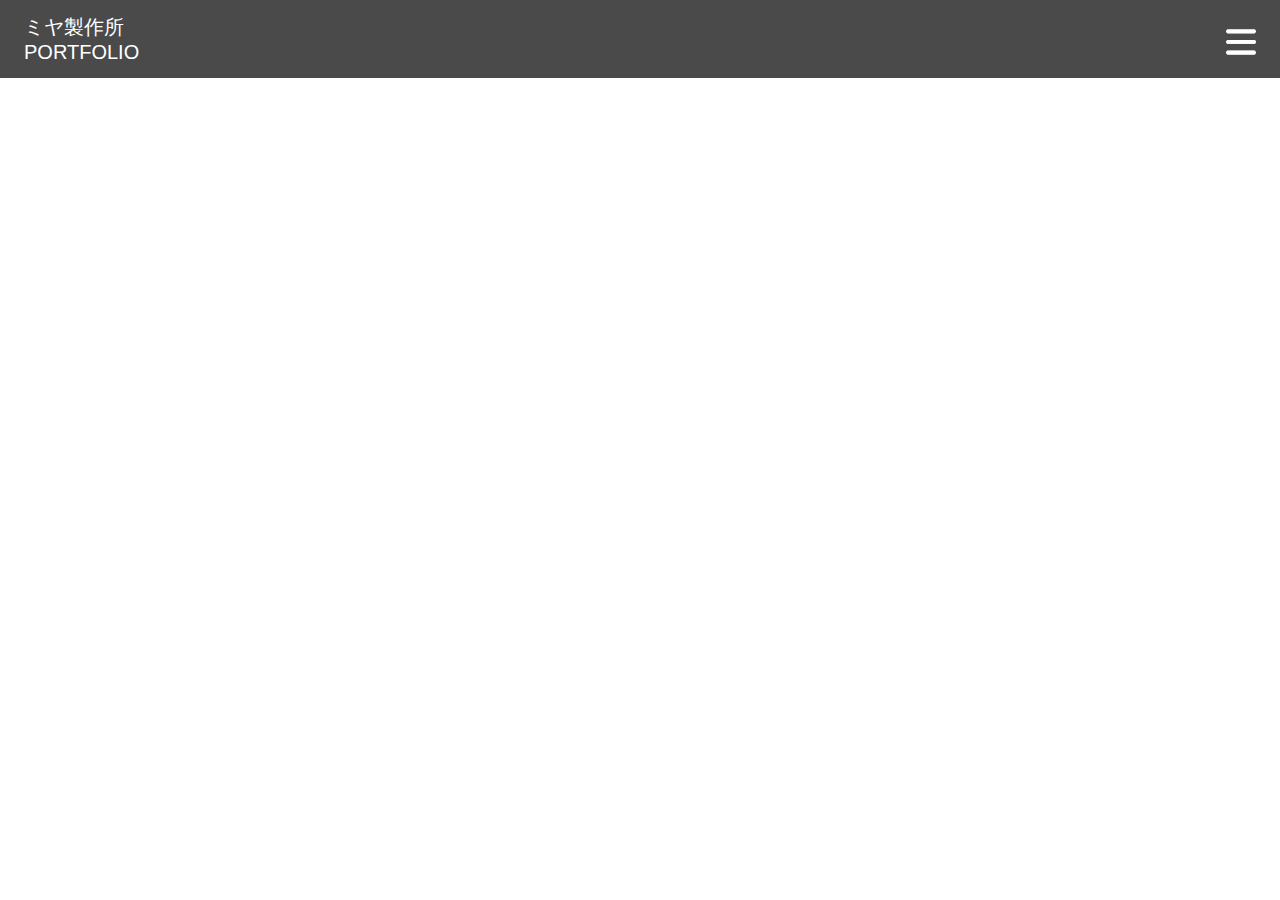
<file: portfolio/index.html>
<!doctype html>
<html lang="ja">
  <head>
    <meta charset="UTF-8" />
    <meta name="viewport" content="width=device-width, initial-scale=1.0" />
    <meta name="robots" content="noindex" />
    <title>portfolio-site</title>
    <meta name="description" content="ミヤ製作所のポートフォリオサイトです。" />
    <link rel="preconnect" href="https://fonts.googleapis.com" />
    <link rel="preconnect" href="https://fonts.gstatic.com" crossorigin />
    <link rel="stylesheet" href="./css/reset.css" />
    <link rel="stylesheet" href="./css/style.css" />
  </head>
  <body>
    <div class="wrapper">
      <header class="header">
        <div class="header__container">
          <div class="header__logo">ミヤ製作所<br />PORTFOLIO</div>
          <button
            type="button"
            id="js-drawer-btn"
            class="header__humberger"
          ></button>

          <div id="js-drawer-content" class="header__contents">
            <nav class="header__nav">
              <ul class="header__nav-list">
                <li class="header__nav-item">
                  <a href="#service" class="header__nav-link button">
                    <span class="button__icon"
                      ><svg
                        width="24"
                        height="15"
                        viewBox="0 0 24 15"
                        fill="none"
                        xmlns="http://www.w3.org/2000/svg"
                      >
                        <path
                          d="M10.2075 0.428596L8.29125 2.33175C7.7175 2.48818 7.185 2.77495 6.735 3.16974L5.7375 4.05241C5.355 4.39133 4.85625 4.57755 4.3425 4.57755H3.6V9.34475C4.365 9.3671 5.0925 9.67622 5.63625 10.2163L6.97125 11.5421L7.23375 11.8028L8.24625 12.8084C8.47875 13.0393 8.86125 13.0393 9.09375 12.8084C9.1575 12.7451 9.20625 12.6706 9.2325 12.5924C9.3375 12.3056 9.58125 12.0896 9.88125 12.0226C10.1813 11.9555 10.4963 12.0449 10.7138 12.2647L11.1188 12.6594C11.5538 13.0915 12.2588 13.0915 12.69 12.6594C12.8925 12.4583 13.0013 12.2013 13.0125 11.9369C13.0275 11.6092 13.2225 11.3187 13.5225 11.1771C13.8225 11.0356 14.1713 11.0654 14.4375 11.2554C14.79 11.5049 15.2813 11.4714 15.5963 11.1585C15.9488 10.8084 15.9488 10.2423 15.5963 9.89596L12.7538 7.07288L11.4112 8.30193C10.3875 9.24047 8.81625 9.25537 7.77375 8.33545C6.585 7.28517 6.55875 5.45278 7.71375 4.36899L10.3425 1.90345C11.37 0.94256 12.7275 0.40625 14.1413 0.40625C15.495 0.40625 16.8038 0.901592 17.8125 1.79172L18.9413 2.78985H20.4H21.9H23.4C23.73 2.78985 24 3.05801 24 3.38575V11.1325C24 11.7917 23.4638 12.3243 22.8 12.3243H21.6C21.1575 12.3243 20.7675 12.0859 20.5613 11.7284H17.3775C17.25 11.9779 17.0813 12.2162 16.8713 12.4248C16.23 13.0617 15.3413 13.3112 14.5088 13.1734C14.3738 13.4453 14.19 13.6985 13.9613 13.9257C12.9375 14.9425 11.3363 15.043 10.1963 14.2274C9.255 15.0021 7.8525 14.9537 6.97125 14.0747L5.9625 13.0691L5.7 12.8084L4.365 11.4825C4.15875 11.2777 3.88875 11.1585 3.6 11.1362C3.6 11.7917 3.06 12.3243 2.4 12.3243H1.2C0.53625 12.3243 0 11.7917 0 11.1325V3.38575C0 3.05801 0.27 2.78985 0.6 2.78985H2.1H3.6H4.3425C4.4175 2.78985 4.48875 2.76378 4.54125 2.71536L5.535 1.83641C6.58125 0.91649 7.9275 0.40625 9.32625 0.40625H9.7125C9.8775 0.40625 10.0463 0.413699 10.2075 0.428596ZM20.4 9.94065V4.57755H18.6C18.3788 4.57755 18.165 4.49561 18.0038 4.35036L16.62 3.12877C15.9375 2.52542 15.0563 2.19395 14.1413 2.19395C13.1888 2.19395 12.2738 2.55522 11.58 3.20326L8.95125 5.66879C8.565 6.03378 8.5725 6.6483 8.97 6.9984C9.31875 7.30752 9.8475 7.30007 10.1888 6.98722L12.885 4.51424C13.2488 4.17904 13.8188 4.20139 14.1563 4.56638C14.4938 4.93137 14.4713 5.49375 14.1038 5.82894L14.0738 5.85874L16.8638 8.62967C17.2388 9.00211 17.4825 9.46021 17.5913 9.93693H20.4V9.94065ZM2.4 10.5366C2.4 10.3785 2.33679 10.2269 2.22426 10.1152C2.11174 10.0034 1.95913 9.94065 1.8 9.94065C1.64087 9.94065 1.48826 10.0034 1.37574 10.1152C1.26321 10.2269 1.2 10.3785 1.2 10.5366C1.2 10.6946 1.26321 10.8462 1.37574 10.9579C1.48826 11.0697 1.64087 11.1325 1.8 11.1325C1.95913 11.1325 2.11174 11.0697 2.22426 10.9579C2.33679 10.8462 2.4 10.6946 2.4 10.5366ZM22.2 11.1325C22.3591 11.1325 22.5117 11.0697 22.6243 10.9579C22.7368 10.8462 22.8 10.6946 22.8 10.5366C22.8 10.3785 22.7368 10.2269 22.6243 10.1152C22.5117 10.0034 22.3591 9.94065 22.2 9.94065C22.0409 9.94065 21.8883 10.0034 21.7757 10.1152C21.6632 10.2269 21.6 10.3785 21.6 10.5366C21.6 10.6946 21.6632 10.8462 21.7757 10.9579C21.8883 11.0697 22.0409 11.1325 22.2 11.1325Z"
                          class="button__icon-path"
                        />
                      </svg>
                    </span>
                    <span class="button__text">Service -</span>
                  </a>
                </li>
                <li class="header__nav-item">
                  <a href="#works" class="header__nav-link button">
                    <span
                      ><svg class="button__icon"
                        width="21"
                        height="16"
                        viewBox="0 0 21 16"
                        fill="none"
                        xmlns="http://www.w3.org/2000/svg"
                      >
                        <path
                          d="M4.2 0.635498C3.04172 0.635498 2.1 1.57078 2.1 2.72115V11.0638H4.2V2.72115H16.8V11.0638H18.9V2.72115C18.9 1.57078 17.9583 0.635498 16.8 0.635498H4.2ZM0.63 12.1066C0.282187 12.1066 0 12.3868 0 12.7323C0 14.114 1.12875 15.2351 2.52 15.2351H18.48C19.8712 15.2351 21 14.114 21 12.7323C21 12.3868 20.7178 12.1066 20.37 12.1066H0.63Z"
                          class="button__icon-path"
                        />
                      </svg>
                    </span>
                    <span class="button__text">Works -</span>
                  </a>
                </li>
                <li class="header__nav-item">
                  <a href="#about" class="header__nav-link button">
                    <span
                      ><svg class="button__icon"
                        width="17"
                        height="18"
                        viewBox="0 0 17 18"
                        fill="none"
                        xmlns="http://www.w3.org/2000/svg"
                      >
                        <path
                          d="M13.8125 7.04143C13.8125 8.55504 13.3178 9.95324 12.4844 11.0876L16.6879 15.2657C17.1029 15.6779 17.1029 16.3473 16.6879 16.7595C16.2729 17.1717 15.5988 17.1717 15.1838 16.7595L10.9803 12.5814C9.83808 13.4124 8.43027 13.9005 6.90625 13.9005C3.09121 13.9005 0 10.8304 0 7.04143C0 3.25246 3.09121 0.182373 6.90625 0.182373C10.7213 0.182373 13.8125 3.25246 13.8125 7.04143ZM6.90625 11.79C7.53413 11.79 8.15587 11.6672 8.73595 11.4285C9.31604 11.1899 9.84312 10.8401 10.2871 10.3992C10.7311 9.95824 11.0833 9.43476 11.3235 8.85863C11.5638 8.28251 11.6875 7.66502 11.6875 7.04143C11.6875 6.41784 11.5638 5.80035 11.3235 5.22423C11.0833 4.64811 10.7311 4.12463 10.2871 3.68368C9.84312 3.24273 9.31604 2.89296 8.73595 2.65432C8.15587 2.41568 7.53413 2.29285 6.90625 2.29285C6.27837 2.29285 5.65663 2.41568 5.07654 2.65432C4.49646 2.89296 3.96938 3.24273 3.5254 3.68368C3.08142 4.12463 2.72923 4.64811 2.48895 5.22423C2.24867 5.80035 2.125 6.41784 2.125 7.04143C2.125 7.66502 2.24867 8.28251 2.48895 8.85863C2.72923 9.43476 3.08142 9.95824 3.5254 10.3992C3.96938 10.8401 4.49646 11.1899 5.07654 11.4285C5.65663 11.6672 6.27837 11.79 6.90625 11.79Z"
                          class="button__icon-path"
                        />
                      </svg>
                    </span>
                    <span class="button__text">About -</span>
                  </a>
                </li>
                <li class="header__nav-item">
                  <a href="#flow" class="header__nav-link button">
                    <span
                      ><svg class="button__icon"
                        width="16"
                        height="16"
                        viewBox="0 0 16 16"
                        fill="none"
                        xmlns="http://www.w3.org/2000/svg"
                      >
                        <path
                          d="M8.43454 7.15642C8.7598 7.47765 8.7598 8.00275 8.43455 8.32398L3.65356 13.0459C3.13521 13.5578 2.25649 13.1906 2.25649 12.4621L2.25649 3.01832C2.25649 2.28979 3.13521 1.92261 3.65355 2.43454L8.43454 7.15642Z"
                          class="button__icon-path"
                        />
                        <path
                          d="M15.4089 7.15642C15.7342 7.47765 15.7342 8.00275 15.4089 8.32398L10.6279 13.0459C10.1096 13.5578 9.23085 13.1906 9.23085 12.4621L9.23085 3.01832C9.23085 2.28979 10.1096 1.92261 10.6279 2.43454L15.4089 7.15642Z"
                          class="button__icon-path"
                        />
                      </svg>
                    </span>
                    <span class="button__text">Work flow -</span>
                  </a>
                </li>
                <li class="header__nav-item">
                  <a href="#message" class="header__nav-link button">
                    <span
                      ><svg class="button__icon"
                        width="16"
                        height="17"
                        viewBox="0 0 16 17"
                        fill="none"
                        xmlns="http://www.w3.org/2000/svg"
                      >
                        <path
                          d="M0.502817 8.41785C-0.203433 8.81822 -0.137808 9.88587 0.615317 10.1962L4.99969 12.0119V15.2179C4.99969 15.7797 5.45594 16.2328 6.02157 16.2328C6.32469 16.2328 6.61219 16.0994 6.80594 15.8666L8.74344 13.5606L12.6153 15.1621C13.2059 15.4073 13.8903 15.0224 13.9872 14.3955L15.9872 1.4843C16.0466 1.10876 15.8809 0.730116 15.5653 0.515964C15.2497 0.301812 14.8372 0.28319 14.5028 0.472513L0.502817 8.41785ZM2.13094 9.20928L12.8028 3.15406L5.94032 10.7704L5.97782 10.8014L2.13094 9.20928ZM12.6028 13.5451L7.39657 11.388L14.0872 3.96101L12.6028 13.5451Z"
                          class="button__icon-path"
                        />
                      </svg>
                    </span>
                    <span class="button__text">Message -</span>
                  </a>
                </li>
                <li class="header__nav-item">
                  <a href="#contact" class="header__nav-link button button--contact">
                    <span
                      ><svg class="button__icon"
                        width="20"
                        height="16"
                        viewBox="0 0 20 16"
                        fill="none"
                        xmlns="http://www.w3.org/2000/svg"
                      >
                        <path
                          d="M2.5 2.28406C2.15625 2.28406 1.875 2.56339 1.875 2.90479V3.76217L8.61328 9.25563C9.42188 9.91515 10.582 9.91515 11.3906 9.25563L18.125 3.76217V2.90479C18.125 2.56339 17.8438 2.28406 17.5 2.28406H2.5ZM1.875 6.17138V12.8365C1.875 13.1779 2.15625 13.4572 2.5 13.4572H17.5C17.8438 13.4572 18.125 13.1779 18.125 12.8365V6.17138L12.5781 10.6949C11.0781 11.917 8.91797 11.917 7.42188 10.6949L1.875 6.17138ZM0 2.90479C0 1.53531 1.12109 0.421875 2.5 0.421875H17.5C18.8789 0.421875 20 1.53531 20 2.90479V12.8365C20 14.2059 18.8789 15.3194 17.5 15.3194H2.5C1.12109 15.3194 0 14.2059 0 12.8365V2.90479Z"
                          class="button__icon-path button__icon-path--contact"
                        />
                      </svg>
                    </span>
                    <span class="button__text button__text">Contact -</span>
                  </a>
                </li>
                <li class="header__nav-item">
                  <a href="#X" class="header__nav-link button button--X">
                    <span
                      ><svg class="button__icon"
                        width="20"
                        height="21"
                        viewBox="0 0 20 21"
                        fill="none"
                        xmlns="http://www.w3.org/2000/svg"
                      >
                        <path
                          d="M17.9441 6.40799C17.9568 6.58444 17.9568 6.76092 17.9568 6.93736C17.9568 12.3191 13.8325 18.5201 6.29441 18.5201C3.97207 18.5201 1.81473 17.8521 0 16.6926C0.329961 16.7304 0.647187 16.743 0.989844 16.743C2.90605 16.743 4.67004 16.1002 6.07867 15.0037C4.27664 14.9659 2.76648 13.7937 2.24617 12.1805C2.5 12.2183 2.75379 12.2435 3.02031 12.2435C3.38832 12.2435 3.75637 12.193 4.09898 12.1049C2.22082 11.7267 0.812148 10.0883 0.812148 8.10949V8.05909C1.35781 8.36158 1.99238 8.55063 2.66492 8.57581C1.56086 7.84479 0.837539 6.59704 0.837539 5.18543C0.837539 4.42922 1.04055 3.73602 1.3959 3.13105C3.41367 5.60136 6.44668 7.21459 9.84766 7.39107C9.78422 7.08858 9.74613 6.77353 9.74613 6.45843C9.74613 4.21496 11.5736 2.38745 13.8451 2.38745C15.0253 2.38745 16.0913 2.87899 16.84 3.67302C17.7664 3.49658 18.6547 3.15626 19.4416 2.68994C19.137 3.63523 18.4898 4.42926 17.6395 4.93337C18.4644 4.84519 19.2639 4.61827 19.9999 4.30322C19.4416 5.10981 18.7436 5.82819 17.9441 6.40799Z"
                          class="button__icon-path"
                        />
                      </svg>
                    </span>
                    <span class="button__text">X -</span>
                  </a>
                </li>
              </ul>
            </nav>
          </div>
        </div>
      </header>
    </div>
    <script src="https://ajax.googleapis.com/ajax/libs/jquery/3.7.1/jquery.min.js"></script>
<script src="./js/index.js"></script>
  </body>
</html>
</file>
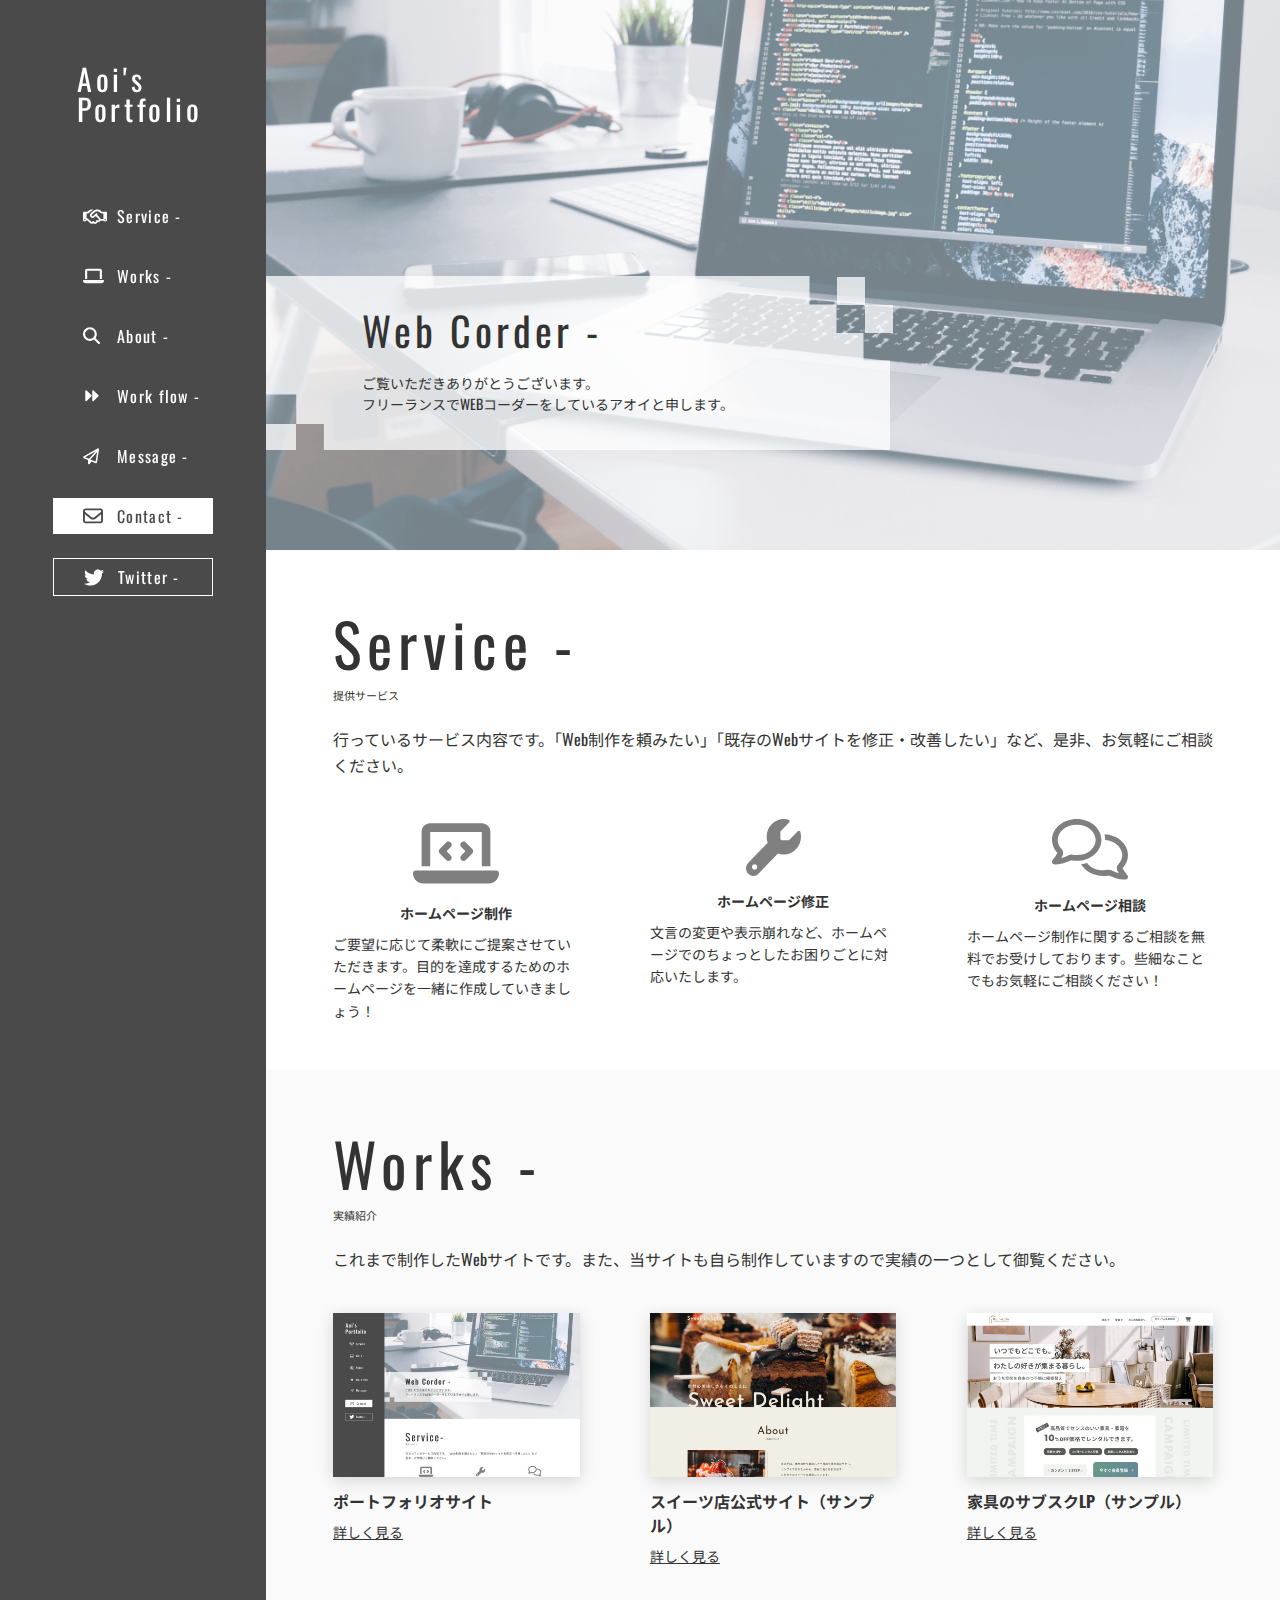
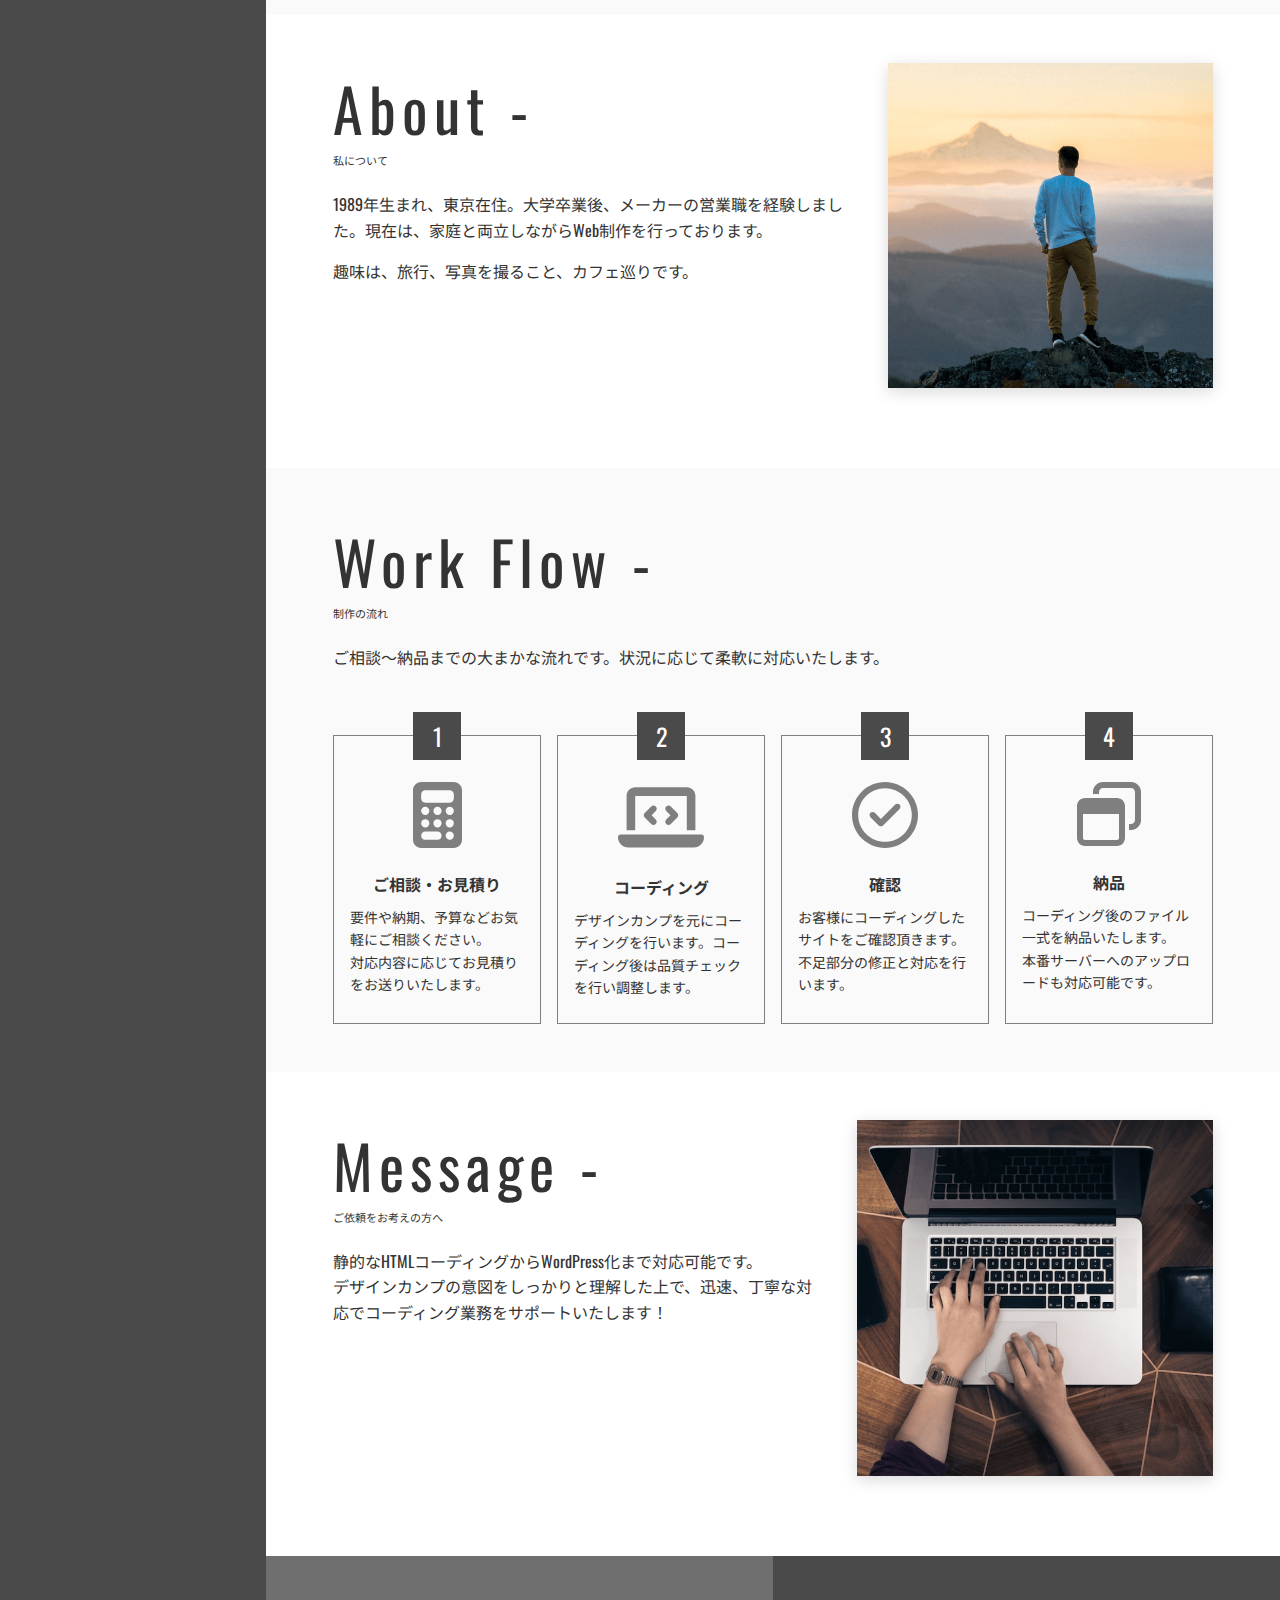
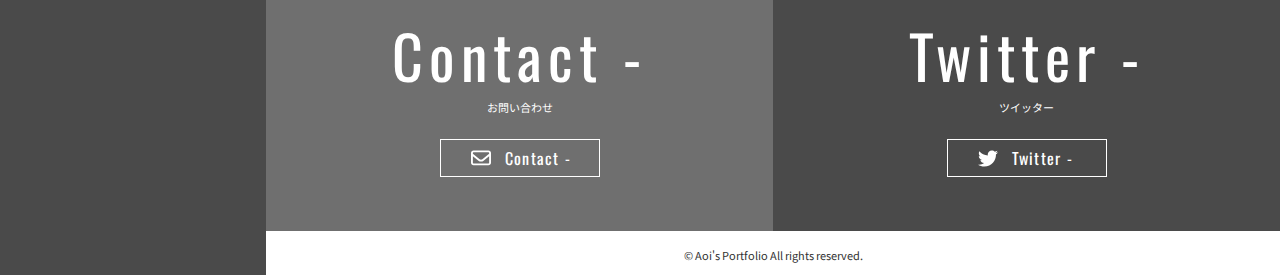
<file: portfolio/complete/complete_index.html>
<!DOCTYPE html>
<html lang="ja">
  <head>
    <meta charset="UTF-8" />
    <meta name="viewport" content="width=device-width, initial-scale=1.0" />

    <!-- 検索にヒットさせない -->
    <meta name="robots" content="noindex" />

    <title>ポートフォリオサイト</title>
    <meta name="description" content="フリーランスWEBコーダーのアオイのポートフォリオサイトです。「Web制作を頼みたい」「既存のWebサイトを修正・改善したい」などぜひ、お気軽にご相談ください。" />

    <!-- Google Fonts -->
    <link rel="preconnect" href="https://fonts.googleapis.com" />
    <link rel="preconnect" href="https://fonts.gstatic.com" crossorigin />
    <link href="https://fonts.googleapis.com/css2?family=Noto+Sans+JP:wght@400;700&family=Oswald:wght@400;500&display=swap" rel="stylesheet" />

    <!-- スタイルシート -->
    <link rel="stylesheet" href="./css/reset.css" />
    <link rel="stylesheet" href="./css/style.css" />
  </head>
  <body>
    <div class="wrapper">
      <header class="header">
        <div class="header__container">
          <div class="header__logo">Aoi's<br />Portfolio</div>
          <button type="button" id="js-button-drawer" class="header__menu-button">Menu</button>

          <div id="js-drawer" class="header__contents">
            <nav class="header__nav">
              <ul class="header__nav-list">
                <li class="header__nav-item">
                  <a href="#service" class="header__nav-link button">
                    <span class="button__icon">
                      <svg width="24" height="15" viewBox="0 0 24 15" fill="none" xmlns="http://www.w3.org/2000/svg">
                        <path d="M10.2075 0.428596L8.29125 2.33175C7.7175 2.48818 7.185 2.77495 6.735 3.16974L5.7375 4.05241C5.355 4.39133 4.85625 4.57755 4.3425 4.57755H3.6V9.34475C4.365 9.3671 5.0925 9.67622 5.63625 10.2163L6.97125 11.5421L7.23375 11.8028L8.24625 12.8084C8.47875 13.0393 8.86125 13.0393 9.09375 12.8084C9.1575 12.7451 9.20625 12.6706 9.2325 12.5924C9.3375 12.3056 9.58125 12.0896 9.88125 12.0226C10.1813 11.9555 10.4963 12.0449 10.7138 12.2647L11.1188 12.6594C11.5538 13.0915 12.2588 13.0915 12.69 12.6594C12.8925 12.4583 13.0013 12.2013 13.0125 11.9369C13.0275 11.6092 13.2225 11.3187 13.5225 11.1771C13.8225 11.0356 14.1713 11.0654 14.4375 11.2554C14.79 11.5049 15.2813 11.4714 15.5963 11.1585C15.9488 10.8084 15.9488 10.2423 15.5963 9.89596L12.7538 7.07288L11.4112 8.30193C10.3875 9.24047 8.81625 9.25537 7.77375 8.33545C6.585 7.28517 6.55875 5.45278 7.71375 4.36899L10.3425 1.90345C11.37 0.94256 12.7275 0.40625 14.1413 0.40625C15.495 0.40625 16.8038 0.901592 17.8125 1.79172L18.9413 2.78985H20.4H21.9H23.4C23.73 2.78985 24 3.05801 24 3.38575V11.1325C24 11.7917 23.4638 12.3243 22.8 12.3243H21.6C21.1575 12.3243 20.7675 12.0859 20.5613 11.7284H17.3775C17.25 11.9779 17.0813 12.2162 16.8713 12.4248C16.23 13.0617 15.3413 13.3112 14.5088 13.1734C14.3738 13.4453 14.19 13.6985 13.9613 13.9257C12.9375 14.9425 11.3363 15.043 10.1963 14.2274C9.255 15.0021 7.8525 14.9537 6.97125 14.0747L5.9625 13.0691L5.7 12.8084L4.365 11.4825C4.15875 11.2777 3.88875 11.1585 3.6 11.1362C3.6 11.7917 3.06 12.3243 2.4 12.3243H1.2C0.53625 12.3243 0 11.7917 0 11.1325V3.38575C0 3.05801 0.27 2.78985 0.6 2.78985H2.1H3.6H4.3425C4.4175 2.78985 4.48875 2.76378 4.54125 2.71536L5.535 1.83641C6.58125 0.91649 7.9275 0.40625 9.32625 0.40625H9.7125C9.8775 0.40625 10.0463 0.413699 10.2075 0.428596ZM20.4 9.94065V4.57755H18.6C18.3788 4.57755 18.165 4.49561 18.0038 4.35036L16.62 3.12877C15.9375 2.52542 15.0563 2.19395 14.1413 2.19395C13.1888 2.19395 12.2738 2.55522 11.58 3.20326L8.95125 5.66879C8.565 6.03378 8.5725 6.6483 8.97 6.9984C9.31875 7.30752 9.8475 7.30007 10.1888 6.98722L12.885 4.51424C13.2488 4.17904 13.8188 4.20139 14.1563 4.56638C14.4938 4.93137 14.4713 5.49375 14.1038 5.82894L14.0738 5.85874L16.8638 8.62967C17.2388 9.00211 17.4825 9.46021 17.5913 9.93693H20.4V9.94065ZM2.4 10.5366C2.4 10.3785 2.33679 10.2269 2.22426 10.1152C2.11174 10.0034 1.95913 9.94065 1.8 9.94065C1.64087 9.94065 1.48826 10.0034 1.37574 10.1152C1.26321 10.2269 1.2 10.3785 1.2 10.5366C1.2 10.6946 1.26321 10.8462 1.37574 10.9579C1.48826 11.0697 1.64087 11.1325 1.8 11.1325C1.95913 11.1325 2.11174 11.0697 2.22426 10.9579C2.33679 10.8462 2.4 10.6946 2.4 10.5366ZM22.2 11.1325C22.3591 11.1325 22.5117 11.0697 22.6243 10.9579C22.7368 10.8462 22.8 10.6946 22.8 10.5366C22.8 10.3785 22.7368 10.2269 22.6243 10.1152C22.5117 10.0034 22.3591 9.94065 22.2 9.94065C22.0409 9.94065 21.8883 10.0034 21.7757 10.1152C21.6632 10.2269 21.6 10.3785 21.6 10.5366C21.6 10.6946 21.6632 10.8462 21.7757 10.9579C21.8883 11.0697 22.0409 11.1325 22.2 11.1325Z" class="button__icon-path" />
                      </svg>
                    </span>
                    <span class="button__text">Service -</span>
                  </a>
                </li>
                <li class="header__nav-item">
                  <a href="#works" class="header__nav-link button">
                    <span class="button__icon">
                      <svg width="21" height="16" viewBox="0 0 21 16" fill="none" xmlns="http://www.w3.org/2000/svg">
                        <path d="M4.2 0.635498C3.04172 0.635498 2.1 1.57078 2.1 2.72115V11.0638H4.2V2.72115H16.8V11.0638H18.9V2.72115C18.9 1.57078 17.9583 0.635498 16.8 0.635498H4.2ZM0.63 12.1066C0.282187 12.1066 0 12.3868 0 12.7323C0 14.114 1.12875 15.2351 2.52 15.2351H18.48C19.8712 15.2351 21 14.114 21 12.7323C21 12.3868 20.7178 12.1066 20.37 12.1066H0.63Z" class="button__icon-path" />
                      </svg>
                    </span>
                    <span class="button__text">Works -</span>
                  </a>
                </li>
                <li class="header__nav-item">
                  <a href="#about" class="header__nav-link button">
                    <span class="button__icon">
                      <svg width="17" height="18" viewBox="0 0 17 18" fill="none" xmlns="http://www.w3.org/2000/svg">
                        <path d="M13.8125 7.04143C13.8125 8.55504 13.3178 9.95324 12.4844 11.0876L16.6879 15.2657C17.1029 15.6779 17.1029 16.3473 16.6879 16.7595C16.2729 17.1717 15.5988 17.1717 15.1838 16.7595L10.9803 12.5814C9.83808 13.4124 8.43027 13.9005 6.90625 13.9005C3.09121 13.9005 0 10.8304 0 7.04143C0 3.25246 3.09121 0.182373 6.90625 0.182373C10.7213 0.182373 13.8125 3.25246 13.8125 7.04143ZM6.90625 11.79C7.53413 11.79 8.15587 11.6672 8.73595 11.4285C9.31604 11.1899 9.84312 10.8401 10.2871 10.3992C10.7311 9.95824 11.0833 9.43476 11.3235 8.85863C11.5638 8.28251 11.6875 7.66502 11.6875 7.04143C11.6875 6.41784 11.5638 5.80035 11.3235 5.22423C11.0833 4.64811 10.7311 4.12463 10.2871 3.68368C9.84312 3.24273 9.31604 2.89296 8.73595 2.65432C8.15587 2.41568 7.53413 2.29285 6.90625 2.29285C6.27837 2.29285 5.65663 2.41568 5.07654 2.65432C4.49646 2.89296 3.96938 3.24273 3.5254 3.68368C3.08142 4.12463 2.72923 4.64811 2.48895 5.22423C2.24867 5.80035 2.125 6.41784 2.125 7.04143C2.125 7.66502 2.24867 8.28251 2.48895 8.85863C2.72923 9.43476 3.08142 9.95824 3.5254 10.3992C3.96938 10.8401 4.49646 11.1899 5.07654 11.4285C5.65663 11.6672 6.27837 11.79 6.90625 11.79Z" class="button__icon-path" />
                      </svg>
                    </span>
                    <span class="button__text">About -</span>
                  </a>
                </li>
                <li class="header__nav-item">
                  <a href="#flow" class="header__nav-link button">
                    <span class="button__icon">
                      <svg width="16" height="16" viewBox="0 0 16 16" fill="none" xmlns="http://www.w3.org/2000/svg">
                        <path d="M8.43454 7.15642C8.7598 7.47765 8.7598 8.00275 8.43455 8.32398L3.65356 13.0459C3.13521 13.5578 2.25649 13.1906 2.25649 12.4621L2.25649 3.01832C2.25649 2.28979 3.13521 1.92261 3.65355 2.43454L8.43454 7.15642Z" class="button__icon-path" />
                        <path d="M15.4089 7.15642C15.7342 7.47765 15.7342 8.00275 15.4089 8.32398L10.6279 13.0459C10.1096 13.5578 9.23085 13.1906 9.23085 12.4621L9.23085 3.01832C9.23085 2.28979 10.1096 1.92261 10.6279 2.43454L15.4089 7.15642Z" class="button__icon-path" />
                      </svg>
                    </span>
                    <span class="button__text">Work flow -</span>
                  </a>
                </li>
                <li class="header__nav-item">
                  <a href="#message" class="header__nav-link button">
                    <span class="button__icon">
                      <svg width="16" height="17" viewBox="0 0 16 17" fill="none" xmlns="http://www.w3.org/2000/svg">
                        <path d="M0.502817 8.41785C-0.203433 8.81822 -0.137808 9.88587 0.615317 10.1962L4.99969 12.0119V15.2179C4.99969 15.7797 5.45594 16.2328 6.02157 16.2328C6.32469 16.2328 6.61219 16.0994 6.80594 15.8666L8.74344 13.5606L12.6153 15.1621C13.2059 15.4073 13.8903 15.0224 13.9872 14.3955L15.9872 1.4843C16.0466 1.10876 15.8809 0.730116 15.5653 0.515964C15.2497 0.301812 14.8372 0.28319 14.5028 0.472513L0.502817 8.41785ZM2.13094 9.20928L12.8028 3.15406L5.94032 10.7704L5.97782 10.8014L2.13094 9.20928ZM12.6028 13.5451L7.39657 11.388L14.0872 3.96101L12.6028 13.5451Z" class="button__icon-path" />
                      </svg>
                    </span>
                    <span class="button__text">Message -</span>
                  </a>
                </li>
                <li class="header__nav-item">
                  <a href="#contact" class="header__nav-link button button--bg">
                    <span class="button__icon">
                      <svg width="20" height="16" viewBox="0 0 20 16" fill="none" xmlns="http://www.w3.org/2000/svg">
                        <path d="M2.5 2.28406C2.15625 2.28406 1.875 2.56339 1.875 2.90479V3.76217L8.61328 9.25563C9.42188 9.91515 10.582 9.91515 11.3906 9.25563L18.125 3.76217V2.90479C18.125 2.56339 17.8438 2.28406 17.5 2.28406H2.5ZM1.875 6.17138V12.8365C1.875 13.1779 2.15625 13.4572 2.5 13.4572H17.5C17.8438 13.4572 18.125 13.1779 18.125 12.8365V6.17138L12.5781 10.6949C11.0781 11.917 8.91797 11.917 7.42188 10.6949L1.875 6.17138ZM0 2.90479C0 1.53531 1.12109 0.421875 2.5 0.421875H17.5C18.8789 0.421875 20 1.53531 20 2.90479V12.8365C20 14.2059 18.8789 15.3194 17.5 15.3194H2.5C1.12109 15.3194 0 14.2059 0 12.8365V2.90479Z" class="button__icon-path button__icon-path--contact" />
                      </svg>
                    </span>
                    <span class="button__text">Contact -</span>
                  </a>
                </li>
                <li class="header__nav-item">
                  <a href="#twitter" class="header__nav-link button button--border">
                    <span class="button__icon">
                      <svg width="20" height="21" viewBox="0 0 20 21" fill="none" xmlns="http://www.w3.org/2000/svg">
                        <path d="M17.9441 6.40799C17.9568 6.58444 17.9568 6.76092 17.9568 6.93736C17.9568 12.3191 13.8325 18.5201 6.29441 18.5201C3.97207 18.5201 1.81473 17.8521 0 16.6926C0.329961 16.7304 0.647187 16.743 0.989844 16.743C2.90605 16.743 4.67004 16.1002 6.07867 15.0037C4.27664 14.9659 2.76648 13.7937 2.24617 12.1805C2.5 12.2183 2.75379 12.2435 3.02031 12.2435C3.38832 12.2435 3.75637 12.193 4.09898 12.1049C2.22082 11.7267 0.812148 10.0883 0.812148 8.10949V8.05909C1.35781 8.36158 1.99238 8.55063 2.66492 8.57581C1.56086 7.84479 0.837539 6.59704 0.837539 5.18543C0.837539 4.42922 1.04055 3.73602 1.3959 3.13105C3.41367 5.60136 6.44668 7.21459 9.84766 7.39107C9.78422 7.08858 9.74613 6.77353 9.74613 6.45843C9.74613 4.21496 11.5736 2.38745 13.8451 2.38745C15.0253 2.38745 16.0913 2.87899 16.84 3.67302C17.7664 3.49658 18.6547 3.15626 19.4416 2.68994C19.137 3.63523 18.4898 4.42926 17.6395 4.93337C18.4644 4.84519 19.2639 4.61827 19.9999 4.30322C19.4416 5.10981 18.7436 5.82819 17.9441 6.40799Z" class="button__icon-path" />
                      </svg>
                    </span>
                    <span class="button__text">Twitter -</span>
                  </a>
                </li>
              </ul>
            </nav>
          </div>
        </div>
      </header>

      <main class="main">
        <div class="fv">
          <picture class="fv__img">
            <source media="(min-width: 768px)" srcset="./img/img_fv.png" />
            <img src="./img/sp/img_fv.png" alt="" />
          </picture>
          <div class="fv__contents">
            <h1 class="fv__heading">
              <span class="fv__heading-main">Web Corder -</span>
              <span class="fv__heading-sub">ご覧いただきありがとうございます。<br />フリーランスでWEBコーダーをしているアオイと申します。</span>
            </h1>
          </div>
        </div>

        <section id="service" class="section service">
          <div class="section__inner">
            <h2 class="section__head">
              <span class="section__head-main">Service -</span>
              <span class="section__head-sub">提供サービス</span>
            </h2>
            <p class="section__lead-text">行っているサービス内容です。「Web制作を頼みたい」「既存のWebサイトを修正・改善したい」など、是非、お気軽にご相談ください。</p>
            <div class="section__contents">
              <ul class="service__list">
                <li class="service__item">
                  <div class="service__item-img"><img src="./img/img_service1.svg" alt="" /></div>
                  <h3 class="service__item-name">ホームページ制作</h3>
                  <p class="service__item-text">ご要望に応じて柔軟にご提案させていただきます。目的を達成するためのホームページを一緒に作成していきましょう！</p>
                </li>
                <li class="service__item">
                  <div class="service__item-img"><img src="./img/img_service2.svg" alt="" /></div>
                  <h3 class="service__item-name">ホームページ修正</h3>
                  <p class="service__item-text">文言の変更や表示崩れなど、ホームページでのちょっとしたお困りごとに対応いたします。</p>
                </li>
                <li class="service__item">
                  <div class="service__item-img"><img src="./img/img_service3.svg" alt="" /></div>
                  <h3 class="service__item-name">ホームページ相談</h3>
                  <p class="service__item-text">ホームページ制作に関するご相談を無料でお受けしております。些細なことでもお気軽にご相談ください！</p>
                </li>
              </ul>
            </div>
          </div>
        </section>

        <section id="works" class="section works">
          <div class="section__inner">
            <h2 class="section__head">
              <span class="section__head-main">Works -</span>
              <span class="section__head-sub">実績紹介</span>
            </h2>
            <p class="section__lead-text">これまで制作したWebサイトです。また、当サイトも自ら制作していますので実績の一つとして御覧ください。</p>
            <div class="section__contents">
              <ul class="works__list">
                <li class="works__item">
                  <div class="works__item-img"><img src="./img/img_works1.jpg" alt="" /></div>
                  <h3 class="works__item-name">ポートフォリオサイト</h3>
                  <a href="#" class="works__item-link">詳しく見る</a>
                </li>
                <li class="works__item">
                  <div class="works__item-img"><img src="./img/img_works2.jpg" alt="" /></div>
                  <h3 class="works__item-name">スイーツ店公式サイト（サンプル）</h3>
                  <a href="#" target="_blank" class="works__item-link">詳しく見る</a>
                </li>
                <li class="works__item">
                  <div class="works__item-img"><img src="./img/img_works3.jpg" alt="" /></div>
                  <h3 class="works__item-name">家具のサブスクLP（サンプル）</h3>
                  <a href="#" target="_blank" class="works__item-link">詳しく見る</a>
                </li>
              </ul>
            </div>
          </div>
        </section>

        <section id="about" class="section about">
          <div class="section__inner">
            <div class="about__container">
              <div class="about__img"><img src="./img/img_about.png" alt="" /></div>
              <div class="about__text-contents">
                <h2 class="section__head">
                  <span class="section__head-main">About -</span>
                  <span class="section__head-sub">私について</span>
                </h2>
                <p class="about__text">1989年生まれ、東京在住。大学卒業後、メーカーの営業職を経験しました。現在は、家庭と両立しながらWeb制作を行っております。</p>
                <p class="about__text">趣味は、旅行、写真を撮ること、カフェ巡りです。</p>
              </div>
            </div>
          </div>
        </section>

        <section id="flow" class="section flow">
          <div class="section__inner">
            <h2 class="section__head">
              <span class="section__head-main">Work Flow -</span>
              <span class="section__head-sub">制作の流れ</span>
            </h2>
            <p class="section__lead-text">ご相談〜納品までの大まかな流れです。状況に応じて柔軟に対応いたします。</p>
            <div class="section__contents">
              <ol class="flow__list">
                <li class="flow__item">
                  <p class="flow__item-num">1</p>
                  <div class="flow__item-img"><img src="./img/img_flow1.svg" alt="" /></div>
                  <h3 class="flow__item-name">ご相談・お見積り</h3>
                  <p class="flow__item-text">要件や納期、予算などお気軽にご相談ください。<br />対応内容に応じてお見積りをお送りいたします。</p>
                </li>
                <li class="flow__item">
                  <p class="flow__item-num">2</p>
                  <div class="flow__item-img"><img src="./img/img_flow2.svg" alt="" /></div>
                  <h3 class="flow__item-name">コーディング</h3>
                  <p class="flow__item-text">デザインカンプを元にコーディングを行います。コーディング後は品質チェックを行い調整します。</p>
                </li>
                <li class="flow__item">
                  <p class="flow__item-num">3</p>
                  <div class="flow__item-img"><img src="./img/img_flow3.svg" alt="" /></div>
                  <h3 class="flow__item-name">確認</h3>
                  <p class="flow__item-text">お客様にコーディングしたサイトをご確認頂きます。不足部分の修正と対応を行います。</p>
                </li>
                <li class="flow__item">
                  <p class="flow__item-num">4</p>
                  <div class="flow__item-img"><img src="./img/img_flow4.svg" alt="" /></div>
                  <h3 class="flow__item-name">納品</h3>
                  <p class="flow__item-text">コーディング後のファイル一式を納品いたします。<br />本番サーバーへのアップロードも対応可能です。</p>
                </li>
              </ol>
            </div>
          </div>
        </section>

        <section id="message" class="section message">
          <div class="section__inner">
            <div class="message__container">
              <div class="message__img"><img src="./img/img_message.png" alt="" /></div>
              <div class="message__text-contents">
                <h2 class="section__head">
                  <span class="section__head-main">Message -</span>
                  <span class="section__head-sub">ご依頼をお考えの方へ</span>
                </h2>
                <p class="message__text">静的なHTMLコーディングからWordPress化まで対応可能です。<br />デザインカンプの意図をしっかりと理解した上で、迅速、丁寧な対応でコーディング業務をサポートいたします！</p>
              </div>
            </div>
          </div>
        </section>

        <div class="page-bottom">
          <div class="page-bottom__item page-bottom__item--contact">
            <h2 class="section__head section__head--center">
              <span class="section__head-main">Contact -</span>
              <span class="section__head-sub">お問い合わせ</span>
            </h2>
            <a href="#" target="_blank" class="page-bottom__button button button--border">
              <span class="button__icon">
                <svg width="20" height="16" viewBox="0 0 20 16" fill="none" xmlns="http://www.w3.org/2000/svg">
                  <path d="M2.5 2.28406C2.15625 2.28406 1.875 2.56339 1.875 2.90479V3.76217L8.61328 9.25563C9.42188 9.91515 10.582 9.91515 11.3906 9.25563L18.125 3.76217V2.90479C18.125 2.56339 17.8438 2.28406 17.5 2.28406H2.5ZM1.875 6.17138V12.8365C1.875 13.1779 2.15625 13.4572 2.5 13.4572H17.5C17.8438 13.4572 18.125 13.1779 18.125 12.8365V6.17138L12.5781 10.6949C11.0781 11.917 8.91797 11.917 7.42188 10.6949L1.875 6.17138ZM0 2.90479C0 1.53531 1.12109 0.421875 2.5 0.421875H17.5C18.8789 0.421875 20 1.53531 20 2.90479V12.8365C20 14.2059 18.8789 15.3194 17.5 15.3194H2.5C1.12109 15.3194 0 14.2059 0 12.8365V2.90479Z" class="button__icon-path" />
                </svg>
              </span>
              <span class="button__text">Contact -</span>
            </a>
          </div>
          <div class="page-bottom__item page-bottom__item--twitter">
            <h2 class="section__head section__head--center">
              <span class="section__head-main">Twitter -</span>
              <span class="section__head-sub">ツイッター</span>
            </h2>
            <a href="#" target="_blank" class="page-bottom__button button button--border">
              <span class="button__icon">
                <svg width="20" height="21" viewBox="0 0 20 21" fill="none" xmlns="http://www.w3.org/2000/svg">
                  <path d="M17.9441 6.40799C17.9568 6.58444 17.9568 6.76092 17.9568 6.93736C17.9568 12.3191 13.8325 18.5201 6.29441 18.5201C3.97207 18.5201 1.81473 17.8521 0 16.6926C0.329961 16.7304 0.647187 16.743 0.989844 16.743C2.90605 16.743 4.67004 16.1002 6.07867 15.0037C4.27664 14.9659 2.76648 13.7937 2.24617 12.1805C2.5 12.2183 2.75379 12.2435 3.02031 12.2435C3.38832 12.2435 3.75637 12.193 4.09898 12.1049C2.22082 11.7267 0.812148 10.0883 0.812148 8.10949V8.05909C1.35781 8.36158 1.99238 8.55063 2.66492 8.57581C1.56086 7.84479 0.837539 6.59704 0.837539 5.18543C0.837539 4.42922 1.04055 3.73602 1.3959 3.13105C3.41367 5.60136 6.44668 7.21459 9.84766 7.39107C9.78422 7.08858 9.74613 6.77353 9.74613 6.45843C9.74613 4.21496 11.5736 2.38745 13.8451 2.38745C15.0253 2.38745 16.0913 2.87899 16.84 3.67302C17.7664 3.49658 18.6547 3.15626 19.4416 2.68994C19.137 3.63523 18.4898 4.42926 17.6395 4.93337C18.4644 4.84519 19.2639 4.61827 19.9999 4.30322C19.4416 5.10981 18.7436 5.82819 17.9441 6.40799Z" class="button__icon-path" />
                </svg>
              </span>
              <span class="button__text">Twitter -</span>
            </a>
          </div>
        </div>

        <footer class="footer">
          <small class="footer__copy">&copy; Aoi's Portfolio All rights reserved.</small>
        </footer>
      </main>
    </div>
    <!-- jQuery -->
    <script src="https://ajax.googleapis.com/ajax/libs/jquery/3.7.0/jquery.min.js"></script>
    <script src="./js/index.js"></script>
  </body>
</html>
</file>
<file: portfolio/css/style.css>
body {
  font-family: "Oswald", "Noto Sans JP", sans-serif;
  color: #333;
}
body.is-fixed {
  overflow: hidden;
}

.button {
  display: -webkit-box;
  display: -ms-flexbox;
  display: flex;
  -webkit-box-align: center;
      -ms-flex-align: center;
          align-items: center;
  gap: 10px;
  padding: 6px 10px 6px 30px;
  width: 160px;
  margin: 0 auto;
}
.button--contact {
  background-color: #fff;
}
.button--contact .button__text {
  color: #4a4a4a;
}
.button--border {
  border: 1px solid #fff;
}

.button__icon {
  width: 24px;
  display: -webkit-box;
  display: -ms-flexbox;
  display: flex;
  -webkit-box-align: center;
      -ms-flex-align: center;
          align-items: center;
}

.button__icon-path {
  fill: #fff;
}
.button__icon-path--contact {
  fill: #4a4a4a;
}

.button__text {
  color: #fff;
  font-size: 16px;
  letter-spacing: 0.08em;
}

.header {
  background-color: #4a4a4a;
  position: fixed;
  top: 0;
  left: 0;
  width: 100%;
  z-index: 100;
}

.header__container {
  position: relative;
}

.header__logo {
  display: inline-block;
  padding: 14px 24px;
  font-size: 20px;
  color: #fff;
}

.header__humberger {
  border: none;
  padding: 0;
  background-color: transparent;
  position: absolute;
  top: 24px;
  right: 24px;
  width: 30px;
  height: 36px;
  background: url(../img/bg_menu.png) center center no-repeat;
  background-size: contain;
}
.header__humberger.is-checked {
  background: url(../img/bg_menu-close.png) center center no-repeat;
  background-size: contain;
}

.header__contents {
  height: calc(100vh - 86px);
  border-top: 1px solid #fff;
  padding-top: 60px;
  display: none;
}

.header__nav-list {
  display: -webkit-box;
  display: -ms-flexbox;
  display: flex;
  -webkit-box-orient: vertical;
  -webkit-box-direction: normal;
      -ms-flex-direction: column;
          flex-direction: column;
  gap: 24px;
}

.fv {
  position: relative;
}

.fv__text {
  position: absolute;
  bottom: 26px;
  left: 0;
  width: 100%;
  height: 209px;
  background: url(../img/sp/bg_fv.png) center center no-repeat;
  background-size: cover;
  padding: 32px;
}

.fv__heading-main {
  display: block;
  font-size: 40px;
  letter-spacing: 0.1em;
}
.fv__heading-sub {
  display: block;
  font-size: 14px;
  margin-top: 12px;
}

.section {
  padding: 48px 0;
}

.section__inner {
  padding: 0 32px;
}

.section__head {
  margin-bottom: 32px;
}
.section__head-main {
  display: block;
  font-size: 40px;
  letter-spacing: 0.1em;
}
.section__head-sub {
  display: block;
  font-size: 11px;
}
.section__head--center {
  text-align: center;
}

.section__lead {
  font-size: 16px;
  line-height: 1.6;
}

.section__contents {
  margin-top: 40px;
}

.service__list {
  display: -webkit-box;
  display: -ms-flexbox;
  display: flex;
  -webkit-box-orient: vertical;
  -webkit-box-direction: normal;
      -ms-flex-direction: column;
          flex-direction: column;
  gap: 40px;
}

.service__item-img {
  text-align: center;
  margin-bottom: 14px;
}
.service__item-name {
  font-size: 14px;
  font-weight: bold;
  text-align: center;
  margin-bottom: 10px;
}
.service__item-text {
  font-size: 14px;
  line-height: 1.6;
}

.works {
  background-color: #fafafa;
}

.works__list {
  display: -webkit-box;
  display: -ms-flexbox;
  display: flex;
  -webkit-box-orient: vertical;
  -webkit-box-direction: normal;
      -ms-flex-direction: column;
          flex-direction: column;
  gap: 40px;
}

.works__item-img {
  margin-bottom: 12px;
}
.works__item-img img {
  -webkit-box-shadow: 0 4px 15px rgba(0, 0, 0, 0.15);
          box-shadow: 0 4px 15px rgba(0, 0, 0, 0.15);
}
.works__item-name {
  font-size: 16px;
  font-weight: bold;
  margin-bottom: 6px;
}
.works__item-link {
  text-decoration: underline;
  font-size: 14px;
}

.about__img {
  margin-bottom: 32px;
}
.about__img img {
  -webkit-box-shadow: 0 4px 15px rgba(0, 0, 0, 0.15);
          box-shadow: 0 4px 15px rgba(0, 0, 0, 0.15);
}

.about__text {
  font-size: 16px;
  line-height: 1.6;
}
.about__text + .about__text {
  margin-top: 1em;
}

.flow {
  background-color: #fafafa;
}

.flow__list {
  display: -webkit-box;
  display: -ms-flexbox;
  display: flex;
  -webkit-box-orient: vertical;
  -webkit-box-direction: normal;
      -ms-flex-direction: column;
          flex-direction: column;
  gap: 46px;
  margin-top: 64px;
}

.flow__item {
  position: relative;
  border: 1px solid #808080;
  padding: 46px 16px 24px;
}
.flow__item-num {
  position: absolute;
  top: -24px;
  left: 50%;
  -webkit-transform: translateX(-50%);
          transform: translateX(-50%);
  font-size: 24px;
  background-color: #4a4a4a;
  color: #fff;
  width: 48px;
  height: 48px;
  display: -webkit-box;
  display: -ms-flexbox;
  display: flex;
  -webkit-box-align: center;
      -ms-flex-align: center;
          align-items: center;
  -webkit-box-pack: center;
      -ms-flex-pack: center;
          justify-content: center;
}
.flow__item-img {
  margin-bottom: 24px;
  text-align: center;
}
.flow__item-name {
  font-size: 16px;
  font-weight: bold;
  text-align: center;
  margin-bottom: 10px;
}
.flow__item-text {
  font-size: 14px;
  line-height: 1.6;
}

.message__img {
  margin-bottom: 32px;
}
.message__img img {
  -webkit-box-shadow: 0 4px 15px rgba(0, 0, 0, 0.15);
          box-shadow: 0 4px 15px rgba(0, 0, 0, 0.15);
}

.message__text {
  font-size: 16px;
  line-height: 1.6;
}

.page-bottom {
  color: #fff;
}

.page-bottom__item {
  padding: 40px;
}
.page-bottom__item--contact {
  background-color: #6f6f6f;
}
.page-bottom__item--X {
  background-color: #4a4a4a;
}

.footer {
  text-align: center;
  padding: 10px;
}

.footer-copy {
  font-size: 11px;
  font-family: "Noto Sans JP", sans-serif;
}
</file>
<file: portfolio/complete/css/style.css>
body {
  font-family: "Oswald", "Noto Sans JP", sans-serif;
  color: #333;
}
body.is-fixed {
  overflow: hidden;
}

.button {
  display: -webkit-box;
  display: -ms-flexbox;
  display: flex;
  -webkit-box-align: center;
      -ms-flex-align: center;
          align-items: center;
  padding: 6px 10px 6px 30px;
  width: 160px;
  margin: 0 auto;
}
.button--bg {
  background-color: #fff;
}
.button--bg .button__text {
  color: #4a4a4a;
}
.button--border {
  border: 1px solid #fff;
}
.button--border .button__text {
  color: #fff;
}
.button__icon {
  width: 24px;
  display: -webkit-box;
  display: -ms-flexbox;
  display: flex;
  -webkit-box-align: center;
      -ms-flex-align: center;
          align-items: center;
}
.button__icon-path {
  fill: #fff;
}
.button__icon-path--contact {
  fill: #4a4a4a;
}
.button__text {
  margin-left: 10px;
  font-size: 16px;
  letter-spacing: 0.08em;
  color: #fff;
}

.header {
  background-color: #4a4a4a;
  position: fixed;
  top: 0;
  left: 0;
  width: 100%;
  z-index: 999;
}
.header__container {
  width: 100%;
  position: relative;
}
.header__logo {
  display: inline-block;
  padding: 14px 24px;
  font-size: 20px;
  color: #fff;
}
.header__menu-button {
  border: none;
  position: absolute;
  top: 24px;
  right: 24px;
  width: 30px;
  height: 36px;
  overflow: hidden;
  color: transparent;
  background: url(../img/bg_menu.png) center center no-repeat;
  background-size: 100% auto;
}
.header__menu-button.is-checked {
  background: url(../img/bg_menu-close.png) center center no-repeat;
  background-size: 100% auto;
}
.header__contents {
  display: none;
  height: calc(100vh - 88px);
  border-top: 1px solid #fff;
  padding-top: 60px;
}
.header__nav-item + .header__nav-item {
  margin-top: 24px;
}

.fv {
  position: relative;
}
.fv__contents {
  position: absolute;
  bottom: 26px;
  left: 0;
  width: 100%;
  height: 209px;
  background: url(../img/sp/bg_fv.png) center center no-repeat;
  background-size: 100% auto;
  padding: 32px;
}
.fv__heading-main {
  display: block;
  font-size: 40px;
  letter-spacing: 0.1em;
}
.fv__heading-sub {
  margin-top: 12px;
  display: block;
  font-size: 14px;
}

.section {
  padding: 48px 0;
}
.section__inner {
  padding: 0 32px;
}
.section__head {
  display: -webkit-box;
  display: -ms-flexbox;
  display: flex;
  -webkit-box-orient: vertical;
  -webkit-box-direction: normal;
      -ms-flex-direction: column;
          flex-direction: column;
  margin-bottom: 32px;
}
.section__head--center {
  text-align: center;
}
.section__head-main {
  font-size: 40px;
  letter-spacing: 0.1em;
}
.section__head-sub {
  font-size: 11px;
}
.section__lead-text {
  font-size: 16px;
  line-height: 1.6;
}
.section__contents {
  margin-top: 40px;
}

.service__item + .service__item {
  margin-top: 40px;
}
.service__item-img {
  text-align: center;
  margin-bottom: 14px;
}
.service__item-name {
  font-size: 14px;
  font-weight: bold;
  text-align: center;
  margin-bottom: 10px;
}
.service__item-text {
  font-size: 14px;
  line-height: 1.6;
}

.works {
  background-color: #fafafa;
}
.works__item + .works__item {
  margin-top: 40px;
}
.works__item-img {
  margin-bottom: 12px;
}
.works__item-img img {
  -webkit-box-shadow: 0 4px 15px 0 rgba(0, 0, 0, 0.15);
          box-shadow: 0 4px 15px 0 rgba(0, 0, 0, 0.15);
}
.works__item-name {
  font-size: 16px;
  font-weight: bold;
  margin-bottom: 6px;
}
.works__item-link {
  text-decoration: underline;
  font-size: 14px;
}

.about__img {
  margin-bottom: 32px;
}
.about__img img {
  -webkit-box-shadow: 0 4px 15px 0 rgba(0, 0, 0, 0.15);
          box-shadow: 0 4px 15px 0 rgba(0, 0, 0, 0.15);
}
.about__text {
  font-size: 16px;
  line-height: 1.6;
}
.about__text + .about__text {
  margin-top: 1em;
}

.flow {
  background-color: #fafafa;
}
.flow__list {
  margin-top: 64px;
}
.flow__item {
  position: relative;
  border: 1px solid #808080;
  padding: 46px 16px 24px;
}
.flow__item + .flow__item {
  margin-top: 46px;
}
.flow__item-num {
  position: absolute;
  top: -24px;
  left: 50%;
  -webkit-transform: translateX(-50%);
          transform: translateX(-50%);
  font-size: 24px;
  background-color: #4a4a4a;
  color: #fff;
  width: 48px;
  height: 48px;
  display: -webkit-box;
  display: -ms-flexbox;
  display: flex;
  -webkit-box-align: center;
      -ms-flex-align: center;
          align-items: center;
  -webkit-box-pack: center;
      -ms-flex-pack: center;
          justify-content: center;
}
.flow__item-img {
  margin-bottom: 24px;
  text-align: center;
}
.flow__item-name {
  font-size: 16px;
  font-weight: bold;
  text-align: center;
  margin-bottom: 10px;
}
.flow__item-text {
  font-size: 14px;
  line-height: 1.6;
}

.message__img {
  margin-bottom: 32px;
}
.message__img img {
  -webkit-box-shadow: 0 4px 15px 0 rgba(0, 0, 0, 0.15);
          box-shadow: 0 4px 15px 0 rgba(0, 0, 0, 0.15);
}
.message__text {
  font-size: 16px;
  line-height: 1.6;
}

.page-bottom {
  color: #fff;
}
.page-bottom__item {
  padding: 40px;
}
.page-bottom__item--contact {
  background-color: #6f6f6f;
}
.page-bottom__item--twitter {
  background-color: #4a4a4a;
}

.footer {
  text-align: center;
  padding: 10px;
}
.footer__copy {
  font-size: 11px;
  font-family: "Noto Sans JP", sans-serif;
}

/*--------------------------
// pc
--------------------------*/
@media screen and (min-width: 768px) {
  .wrapper {
    display: -webkit-box;
    display: -ms-flexbox;
    display: flex;
  }
  .main {
    -ms-flex-preferred-size: 79.2%;
        flex-basis: 79.2%;
  }
  .header {
    position: relative;
    -ms-flex-preferred-size: 20.8%;
        flex-basis: 20.8%;
    padding: 50px 20px;
  }
  .header__container {
    width: 160px;
    margin: 0 auto;
    position: sticky;
    top: 50px;
  }
  .header__logo {
    font-size: 30px;
    letter-spacing: 0.12em;
    line-height: 1;
  }
  .header__menu-button {
    display: none;
  }
  .header__contents {
    border: none;
    display: block;
  }
  .button {
    -webkit-transition: background 0.3s, color 0.3s, opacity 0.3s;
    transition: background 0.3s, color 0.3s, opacity 0.3s;
  }
  .button:hover {
    background-color: #fff;
  }
  .button:hover .button__icon-path {
    fill: #4a4a4a;
  }
  .button:hover .button__text {
    color: #4a4a4a;
  }
  .button--bg {
    color: #4a4a4a;
  }
  .button--bg:hover {
    opacity: 0.7;
  }
  .section__inner {
    max-width: 944px;
    margin: 0 auto;
  }
  .section__head {
    margin-bottom: 24px;
  }
  .section__head-main {
    font-size: 60px;
  }
  .fv__contents {
    background: url(../img/bg_fv.png) center center no-repeat;
    background-size: 100% auto;
    bottom: 100px;
    left: 0;
    max-width: 627px;
    height: 174px;
    padding-top: 24px;
    padding-left: 96px;
  }
  .service__list {
    display: grid;
    grid-template-columns: repeat(3, 1fr);
    gap: 8%;
  }
  .service__item + .service__item {
    margin-top: 0;
  }
  .works__list {
    display: grid;
    grid-template-columns: repeat(3, 1fr);
    gap: 8%;
  }
  .works__item + .works__item {
    margin-top: 0;
  }
  .about__container {
    display: -webkit-box;
    display: -ms-flexbox;
    display: flex;
    -webkit-box-orient: horizontal;
    -webkit-box-direction: reverse;
        -ms-flex-direction: row-reverse;
            flex-direction: row-reverse;
    gap: 40px;
  }
  .flow__list {
    display: grid;
    grid-template-columns: repeat(4, 1fr);
    gap: 16px;
  }
  .flow__item + .flow__item {
    margin-top: 0;
  }
  .message__container {
    display: -webkit-box;
    display: -ms-flexbox;
    display: flex;
    -webkit-box-orient: horizontal;
    -webkit-box-direction: reverse;
        -ms-flex-direction: row-reverse;
            flex-direction: row-reverse;
    gap: 40px;
  }
  .page-bottom {
    display: grid;
    grid-template-columns: repeat(2, 1fr);
  }
  .page-bottom__item {
    padding: 54px 10px;
  }
}
/*--------------------------
// tb
--------------------------*/
@media screen and (min-width: 768px) and (max-width: 1024px) {
  .section__head-main {
    font-size: 54px;
  }
  .fv__contents {
    bottom: 50%;
    -webkit-transform: translateY(50%);
            transform: translateY(50%);
  }
  .flow__list {
    grid-template-columns: repeat(2, 1fr);
    gap: 40px 16px;
  }
}
</file>
